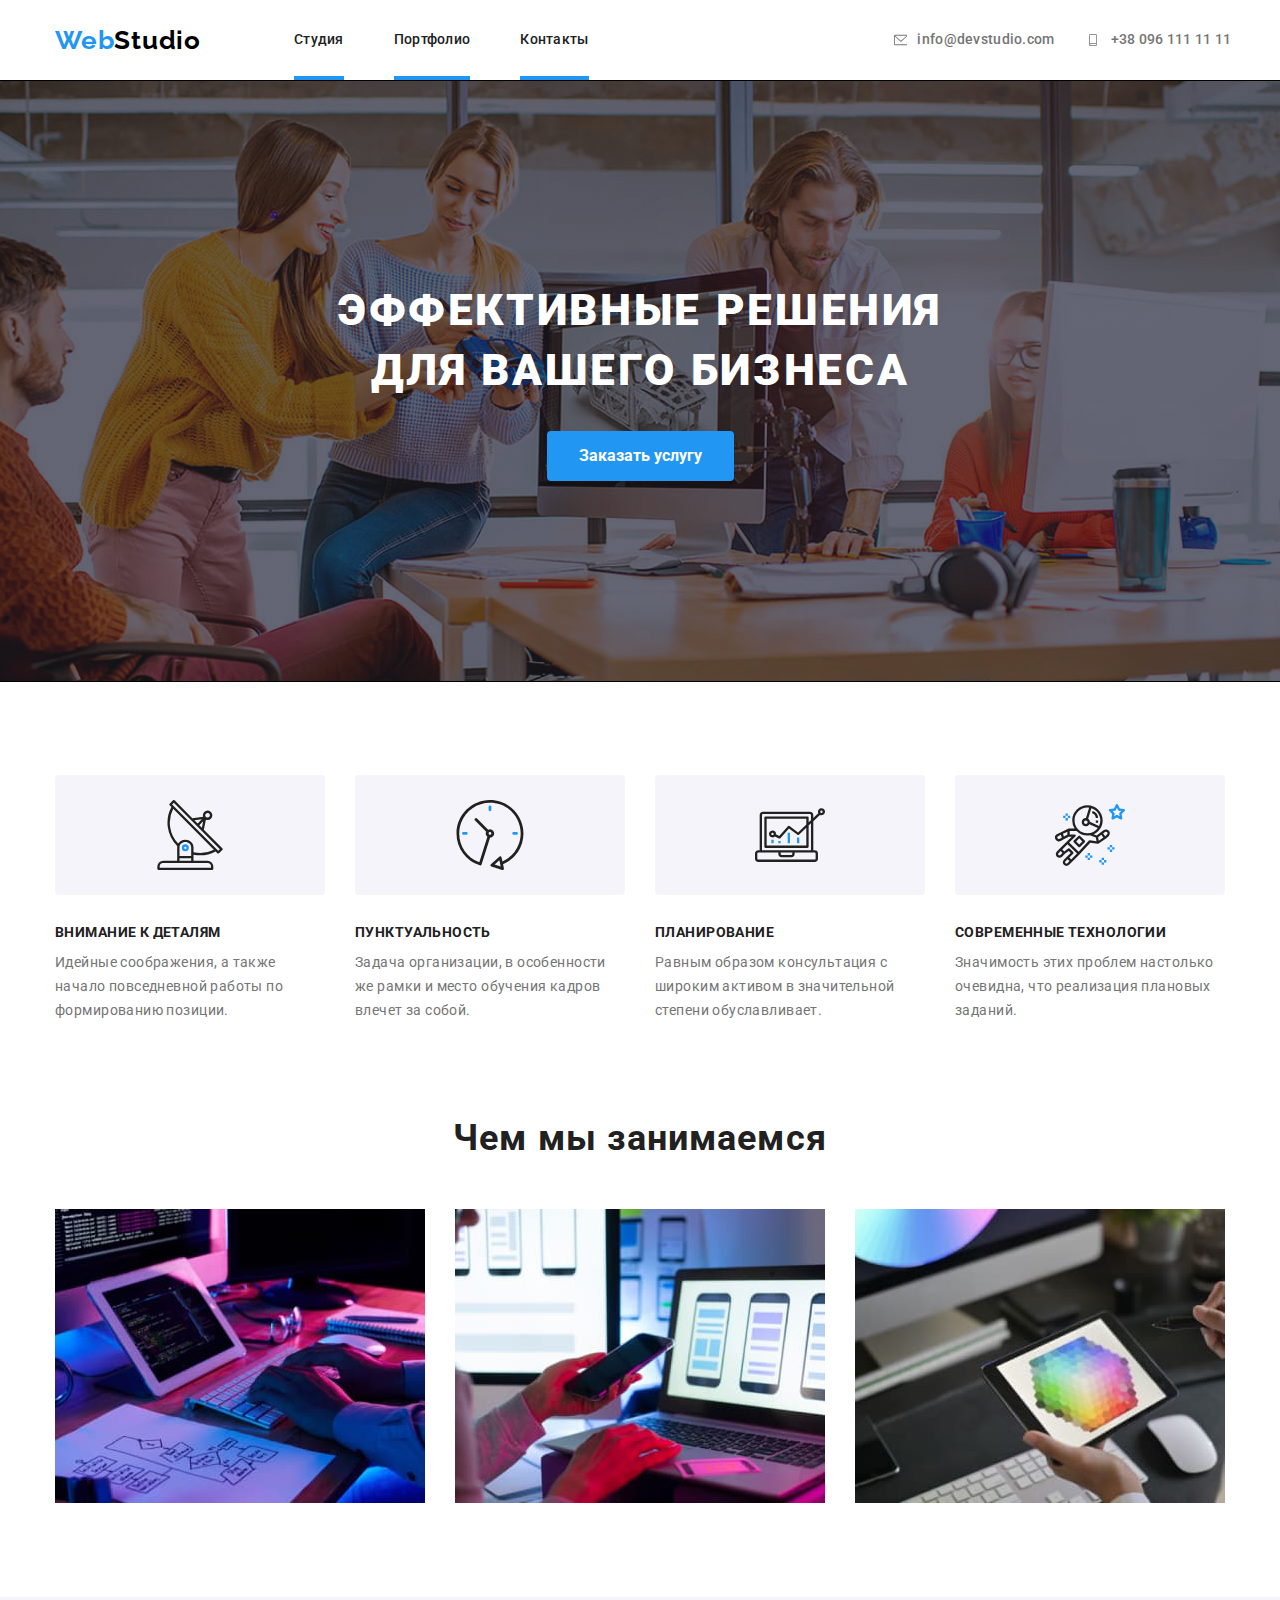
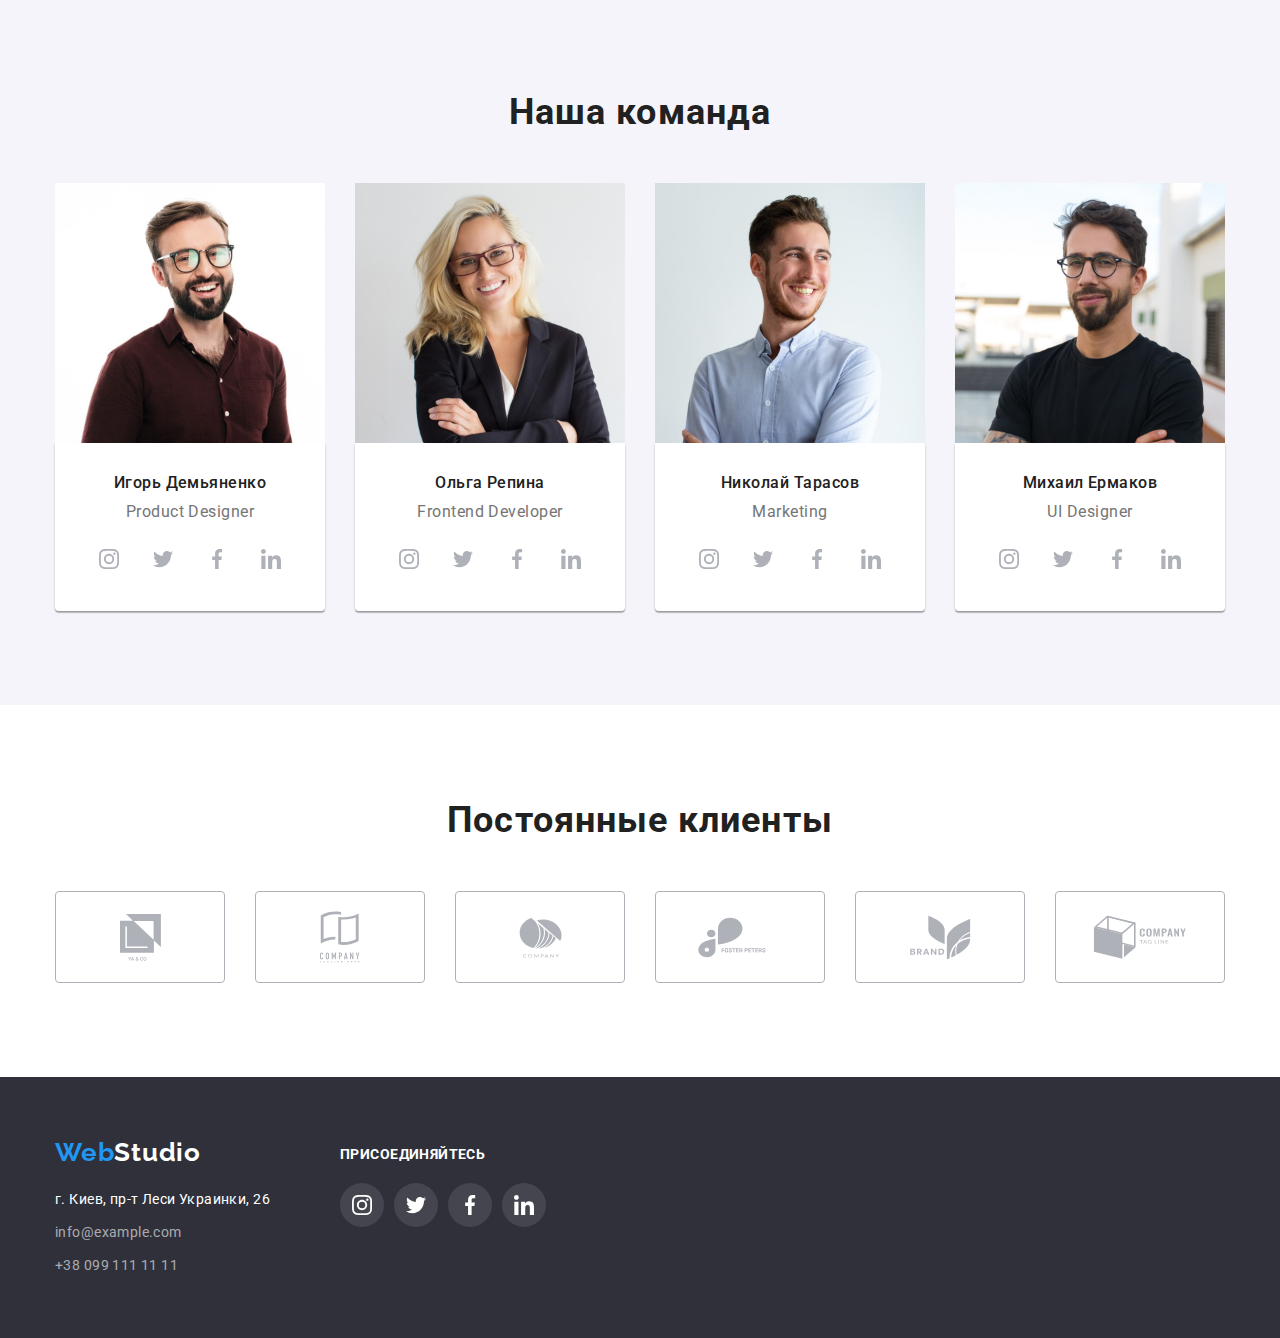
<file: index.html>
<!DOCTYPE html>
<html lang="ru">
  <head>
    <meta charset="UTF-8" />
    <meta http-equiv="X-UA-Compatible" content="IE=edge" />
    <meta name="viewport" content="width=device-width, initial-scale=1.0" />
    <title>Document</title>
    <!-- Fonts -->
   <link rel="preconnect" href="https://fonts.googleapis.com">
   <link rel="preconnect" href="https://fonts.gstatic.com" crossorigin>
   <link href="https://fonts.googleapis.com/css2?family=Raleway:wght@700&family=Roboto:wght@400;500;700;900&display=swap" rel="stylesheet">
   <!-- Normalize -->
    <link rel="stylesheet" href="https://cdnjs.cloudflare.com/ajax/libs/modern-normalize/1.1.0/modern-normalize.min.css">
    <!-- Custom styles -->
    <link rel="stylesheet" href="./css/styles.css" />
  </head>

  <body>
    <!--Header section-->
    <header class="header">
      <div class="container header-container">
      <nav class="nav-container">
        <a class="header-logo logo link" href="./index.html"><span class="logo-txt">Web</span>Studio</a>
        <ul class="header-list list">
          <li class="header-item">
            <a class="header-link current link" href="./index.html">Студия</a>
          </li>
          <li class="header-item">
            <a class="header-link link" href="./portfolio.html">Портфолио</a>
          </li>
          <li class="header-item">
            <a class="header-link link" href="">Контакты</a>
          </li>
        </ul>
      </nav>
      <address class="header-contact-list contact-list list">
        <a class="header-contact-link contact-link link mailohne-hover" href="mailto:info@devstudio.com">
          <svg class="header-contact-icon" width="16" height="12">
            <use href="./images/icons.svg#icon-mailohne-hover"></use>
          </svg>
          info@devstudio.com
        </a>
        <a class="header-contact-link contact-link link smartphone" href="tel:+380961111111">
          <svg class="header-contact-icon" width="16" height="12">
            <use href="./images/icons.svg#icon-smartphone2"></use>
          </svg>
          +38 096 111 11 11
      </a>
      </address>
      </div>
    </header>
    <main>
     <!-- Hero section -->
      <section class="hero overlay">
        <div class="hero-container container">
        <h1 class="hero-title">
          ЭФФЕКТИВНЫЕ РЕШЕНИЯ <br />
          ДЛЯ ВАШЕГО БИЗНЕСА
        </h1>
        <button type="button" class="button primary" data-modal-open>Заказать услугу</button>
        </div>
      </section>
      <!--Features section-->
      <section class="features-section section">
        <div class="features-container container">
        <h2 class="features-title">Особенности</h2>
        <ul class="features-list list">
          <li class="features-item">
            <div class="thumb">
              <svg class="thumb-icon" width="70" height="70">
                <use href="./images/icons.svg#icon-antenna"></use>
              </svg>
            </div>
            <h3 class="features-subtitle">Внимание к деталям</h3>
            <p class="features-txt">
              Идейные соображения, а также начало повседневной работы по
              формированию позиции.
            </p>
          </li>
          <li class="features-item clock">
            <div class="thumb">
              <svg class="thumb-icon" width="70" height="70">
                <use href="./images/icons.svg#icon-clock"></use>
              </svg>
            </div>
            <h3 class="features-subtitle">Пунктуальность</h3>
            <p class="features-txt">
              Задача организации, в особенности же рамки и место обучения кадров
              влечет за собой.
            </p>
          </li>
          <li class="features-item diagram">
            <div class="thumb">
              <svg class="thumb-icon" width="70" height="70">
                <use href="./images/icons.svg#icon-diagram"></use>
              </svg>
            </div>
            <h3 class="features-subtitle">Планирование</h3>
            <p class="features-txt">
              Равным образом консультация с широким активом в значительной
              степени обуславливает.
            </p>
          </li>
          <li class="features-item astronaut">
            <div class="thumb">
              <svg class="thumb-icon" width="70" height="70">
                <use href="./images/icons.svg#icon-astronaut"></use>
              </svg>
            </div>
            <h3 class="features-subtitle">Современные технологии</h3>
            <p class="features-txt">
              Значимость этих проблем настолько очевидна, что реализация
              плановых заданий.
            </p>
          </li>
        </ul>
        </div>
        </section>
        <section class="example-section">
          <div class="example-container container">
        <h2 class="example-title">Чем мы занимаемся</h2>
        <ul class="example-list list">
          <li class="example-item">
            <div class="example-thumb"><img src="./images/type.jpg" alt="набор" width="370" />
             <div class="example-actions">
              <p class="example-txt">
               Десктопные приложения
              </p>
             </div>
             </div>
          </li>
          <li class="example-item">
            <div class="example-thumb"><img src="./images/choise.jpg" alt="выбор" width="370" />
              <div class="example-actions">
                <p class="example-txt">
               Мобильные приложения
                </p>
              </div>
              </div>
          </li>
          <li class="example-item">
            <div class="example-thumb"><img src="./images/rainbow.jpg" alt="палитра" width="370" />
             <div class="example-actions">
              <p class="example-txt">
               Дизайнерские решения
              </p>
             </div>
             </div>
          </li>
        </ul>
        </div>
        </section>
      <!--Team section-->
      <section class="team section">
        <div class="container">
        <h2 class="team-title">Наша команда</h2>
        <ul class="team-list list">
          <li class="team-item">
            <img class="team-img" src="./images/maninglasses.jpg" alt="ИгорьДемьяненко"  width="270"
            />
            <div class="team-description">
            <h3 class="team-name">Игорь Демьяненко</h3>
            <p class="team-text">Product Designer</p>
            <ul class="social-links-list list">
              <li class="social-links-item instagram">
                <a class="social-links-link" href="" target="_blank" rel="noopener noreferrer" aria-label="instagram">
                  <svg class="social-links-icon" width="20" height="20">
                    <use href="./images/icons.svg#icon-instagram"></use>
                  </svg>
                </a>
              </li>
              <li class="social-links-item twitter" >
                <a class="social-links-link" href="" target="_blank" rel="noopener noreferrer" aria-label="twitter">
                  <svg class="social-links-icon" width="20" height="20">
                    <use href="./images/icons.svg#icon-twitter"></use>
                  </svg>
                </a>
              </li>
              <li class="social-links-item facebook">
                <a class="social-links-link" href="" target="_blank" rel="noopener noreferrer" aria-label="facebook">
                  <svg class="social-links-icon" width="20" height="20">
                    <use href="./images/icons.svg#icon-facebook"></use>
                  </svg>
                </a>
              </li>
              <li class="social-links-item linkedin">
                <a class="social-links-link" href="" target="_blank" rel="noopener noreferrer" aria-label="linkedin">
                  <svg class="social-links-icon" width="20" height="20">
                    <use href="./images/icons.svg#icon-linkedin"></use>
                  </svg>
                </a>
              </li>
            </ul>
            </div>
          </li>
          <li class="team-item">
            <img class="team-img" src="./images/blondywoman.jpg" alt="ОльгаРепина" width="270" />
            <div class="team-description">
            <h3 class="team-name">Ольга Репина</h3>
            <p class="team-text">Frontend Developer</p>
        <ul class="social-links-list list">
              <li class="social-links-item instagram">
                <a class="social-links-link" href="" target="_blank" rel="noopener noreferrer" aria-label="instagram">
                  <svg class="social-links-icon" width="20" height="20">
                    <use href="./images/icons.svg#icon-instagram"></use>
                  </svg>
                </a>
              </li>
              <li class="social-links-item twitter" >
                <a class="social-links-link" href="" target="_blank" rel="noopener noreferrer" aria-label="twitter">
                  <svg class="social-links-icon" width="20" height="20">
                    <use href="./images/icons.svg#icon-twitter"></use>
                  </svg>
                </a>
              </li>
              <li class="social-links-item facebook">
                <a class="social-links-link" href="" target="_blank" rel="noopener noreferrer" aria-label="facebook">
                  <svg class="social-links-icon" width="20" height="20">
                    <use href="./images/icons.svg#icon-facebook"></use>
                  </svg>
                </a>
              </li>
              <li class="social-links-item linkedin">
                <a class="social-links-link" href="" target="_blank" rel="noopener noreferrer" aria-label="linkedin">
                  <svg class="social-links-icon" width="20" height="20">
                    <use href="./images/icons.svg#icon-linkedin"></use>
                  </svg>
                </a>
              </li>
            </ul>
            </div>
          </li>
          <li class="team-item">
            <img class="team-img" src="./images/mykolka.jpg" alt="НиколайТарасов" width="270" />
            <div class="team-description">
            <h3 class="team-name">Николай Тарасов</h3>
            <p class="team-text">Marketing</p>
            <ul class="social-links-list list">
              <li class="social-links-item instagram">
                <a class="social-links-link" href="" target="_blank" rel="noopener noreferrer" aria-label="instagram">
                  <svg class="social-links-icon" width="20" height="20">
                    <use href="./images/icons.svg#icon-instagram"></use>
                  </svg>
                </a>
              </li>
              <li class="social-links-item twitter" >
                <a class="social-links-link" href="" target="_blank" rel="noopener noreferrer" aria-label="twitter">
                  <svg class="social-links-icon" width="20" height="20">
                    <use href="./images/icons.svg#icon-twitter"></use>
                  </svg>
                </a>
              </li>
              <li class="social-links-item facebook">
                <a class="social-links-link" href="" target="_blank" rel="noopener noreferrer" aria-label="facebook">
                  <svg class="social-links-icon" width="20" height="20">
                    <use href="./images/icons.svg#icon-facebook"></use>
                  </svg>
                </a>
              </li>
              <li class="social-links-item linkedin">
                <a class="social-links-link" href="" target="_blank" rel="noopener noreferrer" aria-label="linkedin">
                  <svg class="social-links-icon" width="20" height="20">
                    <use href="./images/icons.svg#icon-linkedin"></use>
                  </svg>
                </a>
              </li>
            </ul>
            </div>
          </li>
          <li class="team-item">
            <img class="team-img" src="./images/mihailo.jpg" alt="МихаилЕрмаков" width="270" />
            <div class="team-description">
            <h3 class="team-name">Михаил Ермаков</h3>
            <p class="team-text">UI Designer</p>
           <ul class="social-links-list list">
              <li class="social-links-item instagram">
                <a class="social-links-link" href="" target="_blank" rel="noopener noreferrer" aria-label="instagram">
                  <svg class="social-links-icon" width="20" height="20">
                    <use href="./images/icons.svg#icon-instagram"></use>
                  </svg>
                </a>
              </li>
              <li class="social-links-item twitter" >
                <a class="social-links-link" href="" target="_blank" rel="noopener noreferrer" aria-label="twitter">
                  <svg class="social-links-icon" width="20" height="20">
                    <use href="./images/icons.svg#icon-twitter"></use>
                  </svg>
                </a>
              </li>
              <li class="social-links-item facebook">
                <a class="social-links-link" href="" target="_blank" rel="noopener noreferrer" aria-label="facebook">
                  <svg class="social-links-icon" width="20" height="20">
                    <use href="./images/icons.svg#icon-facebook"></use>
                  </svg>
                </a>
              </li>
              <li class="social-links-item linkedin">
                <a class="social-links-link" href="" target="_blank" rel="noopener noreferrer" aria-label="linkedin">
                  <svg class="social-links-icon" width="20" height="20">
                    <use href="./images/icons.svg#icon-linkedin"></use>
                  </svg>
                </a>
              </li>
            </ul>
            </div>
          </li>
        </ul>
        </div>
      </section>
      <section class="customers">
        <div class="container">
          <h2 class="customers-title">Постоянные клиенты</h2>
          <ul class="customers-list list">
            <li class="customers-item ya">
              <a class="customers-link" href="" target="_blank" rel="noopener noreferrer" aria-label="ya-co">
                <svg class="customers-icon"  width="41" height="47">
                  <use href="./images/icons.svg#icon-ya"></use>
                </svg>
              </a>
            </li>
            <li class="customers-item company">
              <a class="customers-link" href="" target="_blank" rel="noopener noreferrer" aria-label="tagline-here">
                <svg class="customers-icon" width="40" height="52">
                  <use href="./images/icons.svg#icon-company"></use>
                </svg>
              </a>
            </li>
            <li class="customers-item company-circle">
              <a class="customers-link" href="" target="_blank" rel="noopener noreferrer" aria-label="company">
                <svg class="customers-icon" width="43" height="41">
                  <use href="./images/icons.svg#icon-company-circle"></use>
                </svg>
              </a>
            </li>
            <li class="customers-item foster-peters">
              <a class="customers-link" href="" target="_blank" rel="noopener noreferrer" aria-label="foster-peters">
                <svg class="customers-icon" width="84" height="41">
                  <use href="./images/icons.svg#icon-foster-peters"></use>
                </svg>
              </a>
            </li>
            <li class="customers-item brand">
              <a class="customers-link" href="" target="_blank" rel="noopener noreferrer" aria-label="brand">
                <svg class="customers-icon" width="63" height="45">
                  <use href="./images/icons.svg#icon-brand"></use>
                </svg>
              </a>
            </li>
            <li class="customers-item tag-line">
              <a class="customers-link" href="" target="_blank" rel="noopener noreferrer" aria-label="tag-line">
                <svg class="customers-icon" width="94" height="44">
                  <use href="./images/icons.svg#icon-tag-line"></use>
                </svg>
              </a>
            </li>
          </ul>
        </div>
      </section>
       <div class="backdrop is-hidden" data-modal>
        <div class="modal">
          <button data-close-modal>Закрыть</button>
        </div>
      </div>
    </main>
    <!-- Footer section -->
    <footer class="footer">
      <div class="container">
         <div class="column-list list">
          <div class="column-item"> 
        
      <a href="" class="logo"><span class="logo-txt">Web</span>Studio</a>
        
      <ul class="address-list list">
        <li>
          <address class="address">
            <a class="address-link link" href="" target="_blank" rel="noopener noreferrer">г. Киев, пр-т Леси Украинки, 26</a>
          </address>
        </li>
        <li>
          <address class="contact-list list">
            <a class="footer-contact-link contact-link link" href="mailto:info@example.com">info@example.com</a>
            <a class="footer-contact-link contact-link link" href="tel:+380991111111">+38 099 111 11 11</a>
          </address>
        </li>
      </ul>
      </div>
      <!-- Subscribe  -->
      <div class="column-item">
      <h2 class="subscribe-title">Присоединяйтесь</h2>
     <ul class="subscribe-list list">
              <li class="subscribe-item instagram">
                <a class="subscribe-link" href="" target="_blank" rel="noopener noreferrer" aria-label="instagram">
                  <svg width="20" height="20">
                    <use href="./images/icons.svg#icon-instagram"></use>
                  </svg>
                </a>
              </li>
              <li class="subscribe-item twitter" >
                <a class="subscribe-link" href="" target="_blank" rel="noopener noreferrer" aria-label="twitter">
                  <svg width="20" height="20">
                    <use href="./images/icons.svg#icon-twitter"></use>
                  </svg>
                </a>
              </li>
              <li class="subscribe-item facebook">
                <a class="subscribe-link" href="" target="_blank" rel="noopener noreferrer" aria-label="facebook">
                  <svg width="20" height="20">
                    <use href="./images/icons.svg#icon-facebook"></use>
                  </svg>
                </a>
              </li>
              <li class="subscribe-item linkedin">
                <a class="subscribe-link" href="" target="_blank" rel="noopener noreferrer" aria-label="linkedin">
                  <svg width="20" height="20">
                    <use href="./images/icons.svg#icon-linkedin"></use>
                  </svg>
                </a>
              </li>
            </ul>
      </div>
      </div>
      </div>
    </footer>
   <script src="./js/modal.js"></script>
  </body>
</html>
</file>
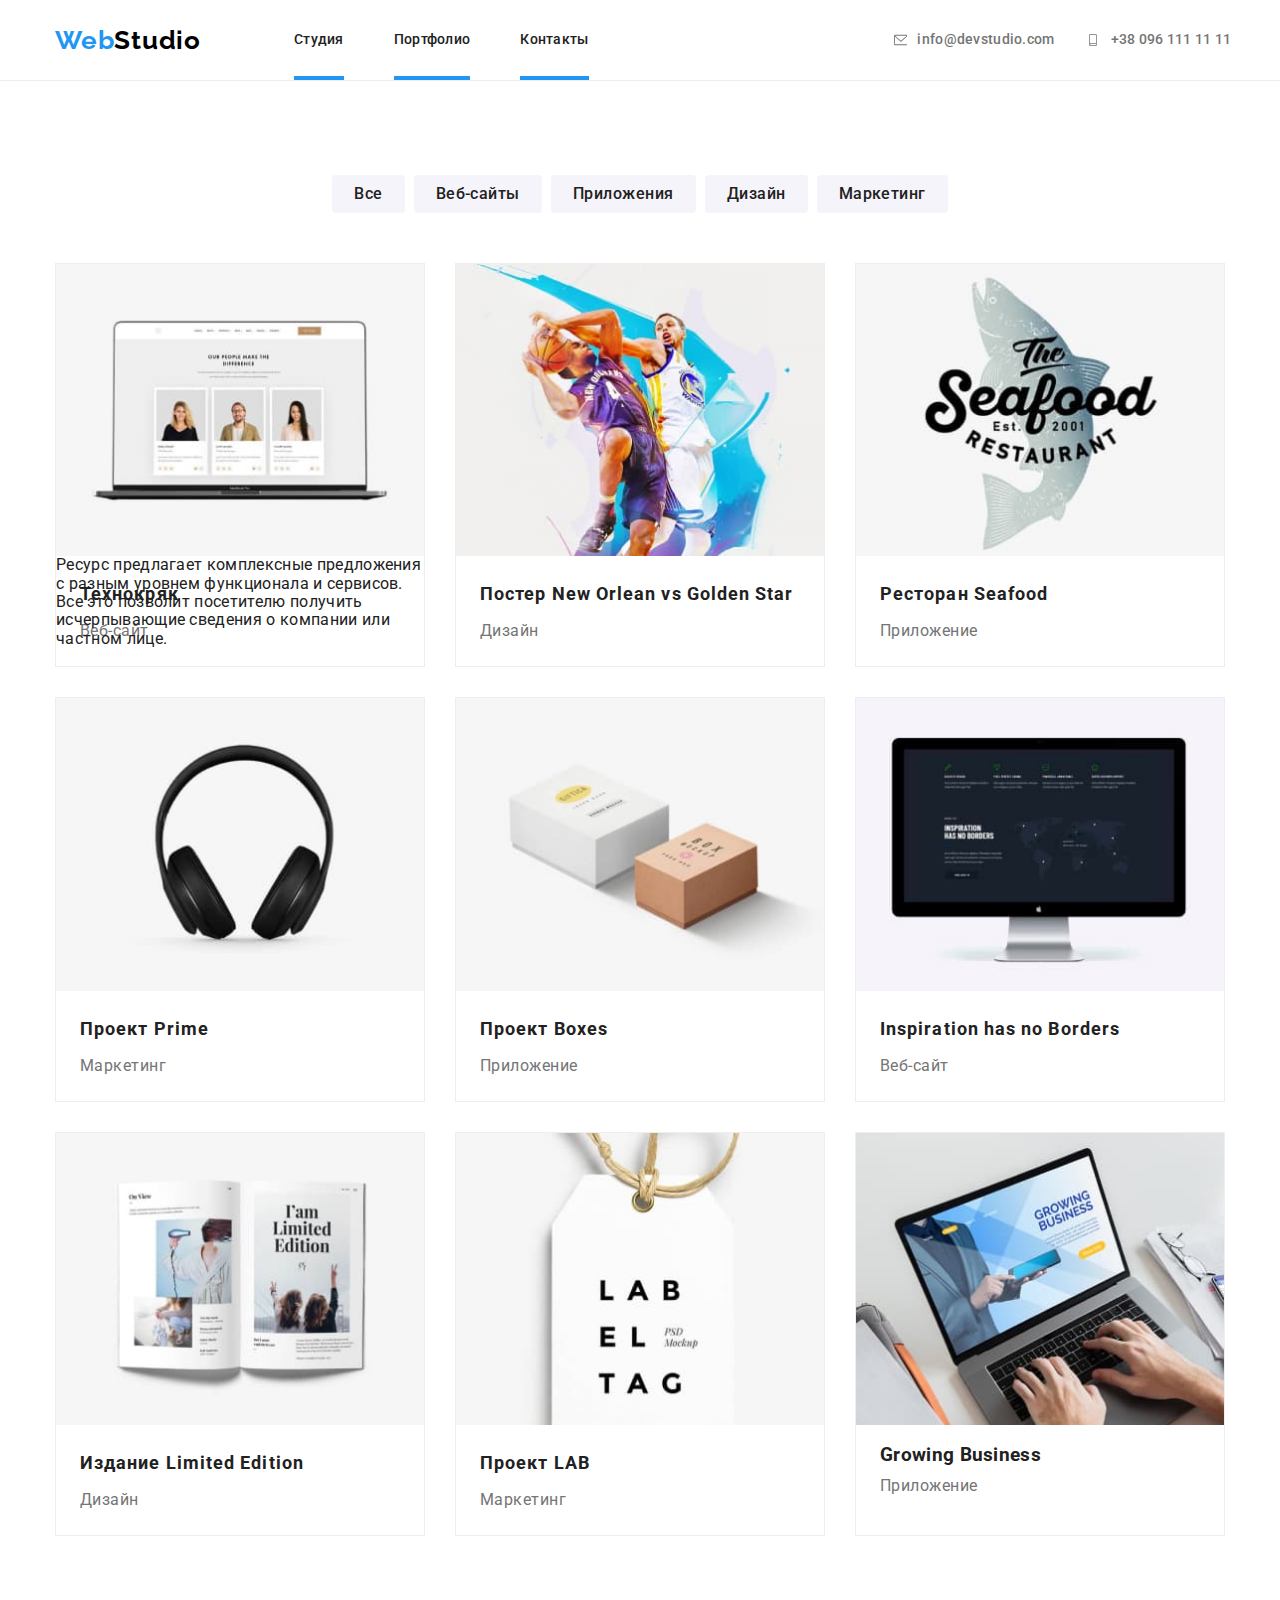
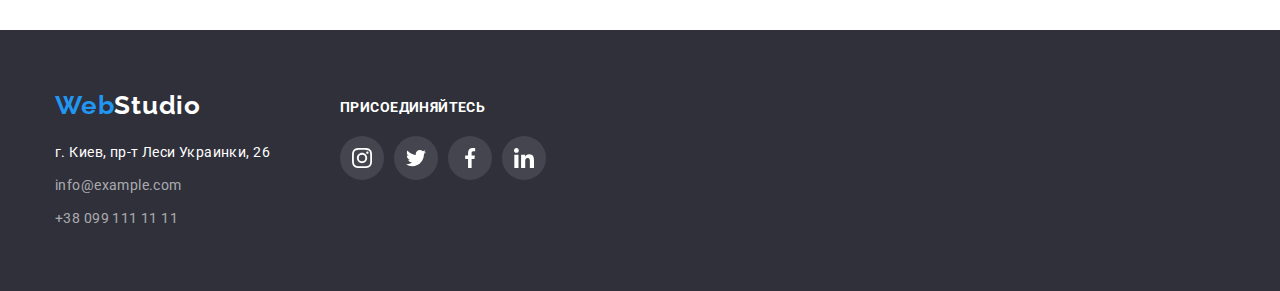
<file: portfolio.html>
<!DOCTYPE html>
<html lang="ru">
<head>
    <meta charset="UTF-8">
    <meta http-equiv="X-UA-Compatible" content="IE=edge">
    <meta name="viewport" content="width=device-width, initial-scale=1.0">
    <title>Document</title>
    <link href="https://fonts.googleapis.com/css2?family=Raleway:wght@700&family=Roboto:wght@400;500;700;900&display=swap"
        rel="stylesheet">
    <link rel="stylesheet" href="https://cdnjs.cloudflare.com/ajax/libs/modern-normalize/1.1.0/modern-normalize.min.css">
    <link rel="stylesheet" href="./css/styles.css" />
</head>
<body>
    <!--Header section-->
    <header class="header">
        <div class="header-container container">
        <nav class="nav-container">
        <a class="header-logo logo link" href="./index.html"><span class="logo-txt">Web</span>Studio</a>
        <ul class="header-list list">
            <li class="header-item">
                <a class="header-link link" href="./index.html">Студия</a>
            </li>
            <li class="header-item">
                <a class="header-link current link" href="./portfolio.html">Портфолио</a>
            </li>
            <li class="header-item">
                <a class="header-link link" href="">Контакты</a>
            </li>
        </ul>
        </nav>
        <address class="header-contact-list contact-list list">
        <a class="header-contact-link contact-link link mail" href="mailto:info@devstudio.com">
            <svg class="header-contact-icon" width="16" height="12">
            <use href="./images/icons.svg#icon-mailohne-hover"></use>
          </svg>
            info@devstudio.com
        </a>
        <a class="header-contact-link contact-link link smartphone" href="tel:+380961111111">
             <svg class="header-contact-icon" width="16" height="12">
            <use href="./images/icons.svg#icon-smartphone2"></use>
          </svg>
            +38 096 111 11 11</a>
        </address>
        </div>
    </header>
    <main>
        <!-- Filters section -->
    <section class="filters section">
        <div class="container">
        <h1 class="filters-title">Фильтры</h1>
        <ul class="button-list list">
            <li class="button-item"><button type="button" class="filters-button button secondary">Все</button></li>
            <li class="button-item"><button type="button" class="filters-button button secondary">Веб-сайты</button></li>
            <li class="button-item"><button type="button" class="filters-button button secondary">Приложения</button></li>
            <li class="button-item"><button type="button" class="filters-button button secondary">Дизайн</button></li>
            <li class="button-item"><button type="button" class="filters-button button secondary">Маркетинг</button></li>
        </ul>
        <ul class="projects-list list">
            <li class="projects-item">
                <div class="projects-thumb"><img class="projects-img" src="./images/laptopexample.jpg" alt="Макет" width="370">
                    <div class="projects-actions">
                        <p>
                            Ресурс предлагает комплексные предложения с разным уровнем функционала и сервисов. Все это позволит посетителю получить исчерпывающие сведения о компании или частном лице.
                        </p>
                    </div>
                </div>
                <div class="projects-description">
                <h3 class="projects-title title">Технокряк</h3>
                <p class="projects-txt">Веб-сайт</p>
                </div>
            </li>
            <li class="projects-item">
                <img class="projects-img" src="./images/poster.jpg" alt="Постер" width="370">
                <div class="projects-description">
                <h3 class="projects-title title">Постер New Orlean vs Golden Star</h3>
                <p class="projects-txt">Дизайн</p>
                </div>
            </li>
            <li class="projects-item">
                <img class="projects-img" src="./images/restaurantseafood.jpg" alt="Реклама ресторана" width="370">
                <div class="projects-description">
                <h3 class="projects-title title">Ресторан Seafood</h3>
                <p class="projects-txt">Приложение</p>
                </div>

            </li>
            <li class="projects-item">
                <img class="projects-img" src="./images/projectprime.jpg" alt="Наушники" width="370">
                <div class="projects-description">
                <h3 class="projects-title title">Проект Prime</h3>
                <p class="projects-txt">Маркетинг</p>
            </div>
            </li>
            <li class="projects-item">
                <img class="projects-img" src="./images/projectboxes.jpg" alt="Коробки" width="370">
                <div class="projects-description">
                <h3 class="projects-title title">Проект Boxes</h3>
                <p class="projects-txt">Приложение</p>
            </div>
            </li>
            <li class="projects-item">
                <img class="projects-img" src="./images/inspiration.jpg" alt="Экран с макетом" width="370">
                <div class="projects-description">
                <h3 class="projects-title title">Inspiration has no Borders</h3>
                <p class="projects-txt">Веб-сайт</p>
                </div>
            </li>
            <li class="projects-item">
                <img class="projects-img" src="./images/limitededitionofyourself.jpg" alt="Книга" width="370">
                <div class="projects-description">
                <h3 class="projects-title title">Издание Limited Edition</h3>
                <p class="projects-txt">Дизайн</p>
                </div>
            </li>
            <li class="projects-item">
                <img class="projects-img" src="./images/labproject.jpg" alt="Бирка">
                <div class="projects-description">
                <h3 class="projects-title title">Проект LAB</h3>
                <p class="projects-txt">Маркетинг</p>
                </div>
            </li>
            <li class="projects-item">
                <img class="projects-img" src="./images/growingbusiness.jpg" alt="Ноутбук с макетом для бизнеса" width="370">
                <div class="projects-description">
                <h3 class="projects-title">Growing Business</h3>
                <p class="projects-txt">Приложение</p>
                </div>
            </li>
        </ul>
        </div>
    </section>
    </main>
    <!-- Footer section-->
    <footer class="footer">
        <div class="container">
            <div class="column-list list">
             <div class="column-item">    
        <a class="logo" href=""><span class="logo-txt">Web</span>Studio</a>
        <ul class="address-list list">
            <li>
                <address class="address">
                    <a class="address-link link" href="" target="_blank" rel="noopener noreferrer">г. Киев, пр-т Леси Украинки,
                        26</a>
                </address>
            </li>
            <li>
                <address class="contact-list list">
                    <a class="footer-contact-link contact-link link" href="mailto:info@example.com">info@example.com</a>
                    <a class="footer-contact-link contact-link link" href="tel:+380991111111">+38 099 111 11 11</a>
                </address>
            </li>
        </ul>
        </div>
         <!-- Subscribe  -->
      <div class="column-item">
      <h2 class="subscribe-title">Присоединяйтесь</h2>
      <ul class="subscribe-list list">
              <li class="subscribe-item instagram">
                <a class="subscribe-link" href="" target="_blank" rel="noopener noreferrer" aria-label="instagram">
                  <svg width="20" height="20">
                    <use href="./images/icons.svg#icon-instagram"></use>
                  </svg>
                </a>
              </li>
              <li class="subscribe-item twitter" >
                <a class="subscribe-link" href="" target="_blank" rel="noopener noreferrer" aria-label="twitter">
                  <svg width="20" height="20">
                    <use href="./images/icons.svg#icon-twitter"></use>
                  </svg>
                </a>
              </li>
              <li class="subscribe-item facebook">
                <a class="subscribe-link" href="" target="_blank" rel="noopener noreferrer" aria-label="facebook">
                  <svg width="20" height="20">
                    <use href="./images/icons.svg#icon-facebook"></use>
                  </svg>
                </a>
              </li>
              <li class="subscribe-item linkedin">
                <a class="subscribe-link" href="" target="_blank" rel="noopener noreferrer" aria-label="linkedin">
                  <svg width="20" height="20">
                    <use href="./images/icons.svg#icon-linkedin"></use>
                  </svg>
                </a>
              </li>
            </ul>
      </div>
      </div>
     </div>
    </footer>
</body>
</html>
</file>
<file: css/styles.css>
:root {

    /* Fonts */
    --main-font: "Roboto", sans-serif;
    --secondary-font: "Raleway", sans-serif;
    /* Colors */
    --primary-text-color: #757575;
    --title-text-color: #212121;
    --accent-color: #2196F3;
    --primary-bg-color: #fff;
    --logo-color: #000000;
    --hero-bg-color: #C4C4C4;
    --footer-bg-color:#2F303A;
    --btn-color: #F5F4FA;
    --footer-contact-color: rgba(255, 255, 255, 0.6);
    --header-border: #ECECEC;
    --projects-border: #EEEEEE;
    --button-bg-color: #2196F3;;
    --button-bg-hover: #188CE8;
    --rectangle-color: #F5F4FA;
    /* Others */
    --items: 1;
    --indent: 30px;
    
}

/* * {
    outline: 2px solid tomato;
} */

/* Base styles */

body {
    font-family: var(--main-font);
    background-color: var(--primary-bg-color);
    color: var(--title-text-color);
    letter-spacing: 0.02em;
}

img {
    display: block;
    max-width: 100%;
    height: auto;
}

h1,
h2,
h3,
h4,
h5,
h6,
p {
    font-family: var(--main-font), sans-serif;
    margin: 0;
}

.container {
    width: 1200px;
    padding-left: 15px;
    padding-right: 15px;
    margin-left: auto;
    margin-right: auto;
   
}

.list {
    padding: 0px;
    margin: 0px;
    list-style: none;
}

.link {
    text-decoration: none;
}

/* Header section */

.header-container {
    display: flex;
    align-items: center;
}

.header {
    background-color: var(--primary-bg-color);
    border-bottom: 1px solid var(--header-border);
    
}


.nav-container {
    display: flex;
    align-items: center;
}

.logo {
    display: flex;
    align-items: center;
    color: var(--logo-color);
    font-family: var(--secondary-font), sans-serif;
    font-weight: 700;
    font-size: 26px;
    line-height: 1.19;
    letter-spacing: 0.03em;
    text-decoration: none;
}

.header-logo {
    margin-right: 93px;
}

.logo-txt {
    color: var(--accent-color);
}

.header-list {
    display: flex;
    margin-right: 305px;
    font-weight: 500;
    font-size: 14px;
    line-height: 1.14;
}


.header-item:not(:last-child) {
    margin-right: 50px;
}

.header-link {
    display: block;
    color: var(--title-text-color);
    font-weight: 500;
    font-size: 14px;
    line-height: 1.14;
    letter-spacing: 0.02em;
    padding-top: 32px;
    padding-bottom: 32px;

    transition: color 250ms cubic-bezier(0.4, 0, 0.2, 1);
    position: relative;
}

.header-link::after {
    content: "";
    position: absolute;
    left: 0;
    bottom: 0;
    display: block;
    width: 100%;
    height: 4px;
    background-color: var(--accent-color);
}
.header-link:hover,
.header-link:focus {
    color: var(--accent-color);
}

.header-contact-link {
    fill:var(--primary-text-color);
    transition: fill 250ms cubic-bezier(0.4, 0, 0.2, 1),
    color 250ms cubic-bezier(0.4, 0, 0.2, 1);
}

.header-contact-link:hover,
.header-contact-link:focus {
    color: var(--accent-color);
    fill: var(--accent-color);
} 

 .header-contact-link.current {
    color: var(--accent-color);
}


.header-contact-list {
    display: flex;
    gap: 30px;;
    align-items: center;
 /* justify-content: center; */
 /* align-items: baseline; */
}

.header-contact-icon {
    display: inline-block;
}

.header-contact-link {
    color: var(--primary-text-color);
    font-family: var(--main-font);
    font-style: normal;
    font-weight: 500;
    font-size: 14px;
    line-height: 1.14;
    letter-spacing: 0.02em;
    width: 161px;
    height: 16px;
    display: flex;
    gap: 10px;
    align-items: center;
}
.header-contact-link:last-child {
    min-width: 142px;

}
   

.contact-link:last-child {
    margin-right: 0;
}


/* Hero section */

.hero { 
    padding-top: 200px;
    padding-bottom: 200px;

}

.overlay {
    height: 600px;
    outline: 1px solid black;
    max-width: 1600px;
    margin-left: auto;
    margin-right: auto;
    background-color: var(--hero-bg-color);
    background-image: linear-gradient(to right,
    rgba(47, 48, 58, 0.4),
    rgba(47, 48, 58, 0.4)),
     url(../images/logo-background.jpg);
    background-repeat: no-repeat;
    background-position: center;
    background-size: cover;
}


.hero-title {
    margin-top: 0px;
    margin-bottom: 30px;
    color: var(--primary-bg-color);
    text-align: center;
    font-weight: 900;
    font-size: 44px;
    line-height: 1.36;
    letter-spacing: 0.06em;
    text-transform: uppercase;

}


/* Features */

.features-section {
    padding-top: 94px;
    padding-bottom: 94px;
}

.features-list {
    display: flex;
    margin-bottom: 0;
}

/* .features-item::before {
    display: block;
    width: 270px;
    content: "";
    height: 120px;
    background-color: var(--rectangle-color);
    margin-bottom: 30px;
    background-repeat: no-repeat;
    background-position: center;
} */


.thumb {
    display: flex;
    justify-content: center;
    align-items: center;
    background-color: var(--rectangle-color);
    background-repeat: no-repeat;
    background-position: center;
    padding: 0;
    border: none;
    width: 270px;
    height: 120px;
    color: var(--logo-color);
    margin-bottom: 30px;
    background: #F5F4FA;
    border-radius: 4px;
}

.features-item:not(:last-child) {
    margin-right: 30px;
}

.features-item:last-child {
    padding-left: 0;
}

.features-title {
    position: absolute;
    width: 1px;
    height: 1px;
    margin: -1px;
    border: 0;
    padding: 0;

    white-space: nowrap;
    clip-path: inset(100%);
    clip: rect(0 0 0 0);
    overflow: hidden;
    }


.features-subtitle {
    color: var(--title-text-color);
    font-weight: 700;
    font-size: 14px;
    line-height: 1.14;
    letter-spacing: 0.03em;
    text-transform: uppercase;
    margin-bottom: 10px;
}

.features-txt {
    color: var(--primary-text-color);
    font-weight: 400;
    font-size: 14px;
    line-height: 1.71;
    letter-spacing: 0.03em;
 

}

.example-section {
    padding-bottom: 94px;
}

.example-list {
    display: flex;

}

.example-item:not(:last-child) {
    margin-right: 30px;

}

.example-thumb {
    position: relative;
    display: flex;
    align-items: flex-end;   
    justify-content: center; 
}

.example-thumb::before {
    content: "";
    display: inline-block;
    position: absolute;
    width: 100%;
    height: 70px;
    background-color: rgba(47, 48, 58, 0.8);
    opacity: 0;
    transition: opacity 250ms cubic-bezier(0.4, 0, 0.2, 1);

}

.example-thumb:hover::before,
.example-thumb:hover .example-actions {
  opacity: 1;
}
.example-actions {
    position: absolute;
    /* bottom: 0; */
    opacity: 0;
    transition: opacity 250ms cubic-bezier(0.4, 0, 0.2, 1);
}

.example-txt {
    font-family: var(--main-font);
    font-style: normal;
    font-weight: 700;
    font-size: 14px;
    line-height: 1.14;
    text-align: center;
    letter-spacing: 0.03em;
    text-transform: uppercase;
    padding-top: 27px;
    padding-bottom: 27px;
    /* background-color:rgba(47, 48, 58, 0.8); */
    min-width: 370px;
    color: var(--primary-bg-color);


}
/* Team */
.team {
    background-color: var(--btn-color);
    padding-top: 94px;
    padding-bottom: 94px;
}
.team .section {
    padding-bottom: 0px;
}


.example-title,
.team-title,
.customers-title  {
    color: var(--title-text-color);
    font-weight: 700;
    font-size: 36px;
    line-height: 1.17;
    text-align: center;
    letter-spacing: 0.03em;
    margin-bottom: 50px;
}

.team-title {
    background-color: var(--btn-color);
}
.team-list {
    display: flex;
    flex-wrap: nowrap;
    gap: var(--indent);
    --items: 4;
    --indent: 30px;
    
}

.team-item {
    background-color: var(--primary-bg-color);
    flex-basis: calc((100% - var(--indent) * (var(--items) - 1)) / var(--items));
}


.team-description {
    padding-top: 30px;
    padding-bottom: 30px;
    background: #FFFFFF;
    box-shadow: 0px 1px 3px rgba(0, 0, 0, 0.12), 0px 1px 1px rgba(0, 0, 0, 0.14), 0px 2px 1px rgba(0, 0, 0, 0.2);
    border-radius: 0px 0px 4px 4px;
}
.team-name {
    color: var(--title-text-color);
    font-weight: 500;
    font-size: 16px;
    line-height: 1.19;
    text-align: center;
    letter-spacing: 0.03em;
    margin-bottom: 10px;

}

.team-text {
    color: var(--primary-text-color);
    font-weight: 400;
    font-size: 16px;
    line-height: 1.19;
    text-align: center;
    letter-spacing: 0.03em;
    margin-bottom: 16px;
}

.social-links-list {
    display: flex;
    flex-direction: row;
    gap: 10px;
   justify-content: center;
}
.social-links-item {
    width: 44px;
    height: 44px;
}

.social-links-link:hover,
.social-links-link:focus {
    background-color:var(--accent-color);
    fill: var(--primary-bg-color);
}


.social-links-link {
    fill: #AFB1B8;
    background-repeat: no-repeat;
    background-position: center;
    background-color: #fff;
    border-radius: 50%;
    padding: 12px 12px;
    border-radius: 50%;
    display: flex;
    justify-content: center;
    text-align: center;
    transition: background-color 250ms cubic-bezier(0.4, 0, 0.2, 1),
    fill 250ms cubic-bezier(0.4, 0, 0.2, 1);
    }



/* Customers section */

.customers {
    padding-top: 94px;
    padding-bottom: 94px;
}
.customers-list {
    display: flex;
    flex-direction: row;
    gap: 30px;
    justify-content: center;
    
}


.customers-link:hover,
.customers-link:focus {
    border-color: var(--accent-color);
    fill: var(--accent-color);
}



.customers-link {
    fill: #AFB1B8;
    align-items: center;
    height: 47px;
    background-color: #FFFFFF;
    border: 1px solid #AFB1B8;
    border-radius: 4px;
    background-repeat: no-repeat;
    background-position: center;
    display: flex;
    justify-content: center;
    width: 170px;
    height: 92px;
    text-align: center;
    transition: border-color 250ms cubic-bezier(0.4, 0, 0.2, 1),
    fill 250ms cubic-bezier(0.4, 0, 0.2, 1);
    
   
}

/* Button */

.button {
    display: inline-block;
    background-color: var(--btn-color);
    color: var(--title-text-color);
    cursor: pointer;
    border-radius: 4px;
    text-align: center;
}

.button.primary {
    background-color: var(--button-bg-color);
    color: var(--primary-bg-color);
    font-family: var(--main-font);
    font-style: normal;
    font-weight: 700;
    font-size: 16px;
    line-height: 1.88;
    display: flex;
    align-items: center;
    padding: 10px 32px;
    margin-left: auto;
    margin-right: auto;
    box-shadow: 0px 4px 4px rgba(0, 0, 0, 0.15);
    border-radius: 4px;
    border: none;
    transition: background-color 250ms cubic-bezier(0.4, 0, 0.2, 1);
}

.button.secondary {
    background-color: var(--btn-color);
    color: var(--title-text-color);
    font-family: var(--main-font);
    font-style: normal;
    font-weight: 500;
    font-size: 16px;
    line-height: 1.62;
    letter-spacing: 0.03em;
    padding-top: 6px;
    padding-bottom: 6px;
    padding-left: 22px;
    padding-right: 22px;
    border-radius: 4px;
    border: none;
    transition: background-color 250ms cubic-bezier(0.4, 0, 0.2, 1),
    color 250ms cubic-bezier(0.4, 0, 0.2, 1);

}


.button-list {
    display: flex;
    justify-content: center;
    background-color: var(--primary-bg-color);
    margin-bottom: 50px;
}

.button.secondary:hover,
.button.secondary:focus {
    background-color: var(--accent-color);
    color: var(--primary-bg-color);
    box-shadow: 0px 3px 1px rgba(0, 0, 0, 0.1), 0px 1px 2px rgba(0, 0, 0, 0.08), 0px 2px 2px rgba(0, 0, 0, 0.12);
    border-radius: 4px;
    
}

.button.primary:hover,
.button.primary:focus {
    background-color: var(--button-bg-hover);
    color: var(--btn-color);
}

/* Filters */

.filters {
    background-color: var(--primary-bg-color);
    padding-top: 94px;
    padding-bottom: 94px;
}

.filters-title {
    position: absolute;
    width: 1px;
    height: 1px;
    margin: -1px;
    border: 0;
    padding: 0;
    
    white-space: nowrap;
    clip-path: inset(100%);
    clip: rect(0 0 0 0);
    overflow: hidden;
    }

.button-item:not(:last-child) {
    margin-right: 9px;
}

/* Projects */

.projects-img {
    display: block;
    max-width: 100%;
    height: auto;
}



.projects-title {
    margin-bottom: 4px;
    min-width: 322;
}

.projects-list .title {
    color: var(--title-text-color);
    font-weight: 700;
    font-size: 18px;
    line-height: 2;
    letter-spacing: 0.06em;
}
.projects {
    display: flex;
    flex-wrap: wrap;
    gap: var(--indent);
}
.projects-item {
    flex-basis: calc((100% - var(--indent) * (var(--items) - 1)) / var(--items));
    border: 1px solid var(--projects-border); 
    transition: border 250ms cubic-bezier(0.4, 0, 0.2, 1),
    box-shadow 250ms cubic-bezier(0.4, 0, 0.2, 1);
}

.projects-item:hover {
    border: 1px solid #EEEEEE;
    box-shadow: 0px 1px 1px rgba(0, 0, 0, 0.12), 0px 4px 4px rgba(0, 0, 0, 0.06), 1px 4px 6px rgba(0, 0, 0, 0.16);
}

.projects-list {
    --indent: 30px;
    --items: 3;
    display: flex;
    flex-wrap: wrap;
    gap: var(--indent);
}

.projects-thumb {
    position: relative;
    top: 50;
    left: 50;
}
.projects-actions {
    position: absolute;
}
.projects-description {
padding-top: 20px;
padding-bottom: 20px;
padding-left: 24px;
padding-right: 24px;
}
.projects-txt {
    color: var(--primary-text-color);
    font-weight: 400;
    font-size: 16px;
    line-height: 1.88;
    letter-spacing: 0.03em;
}

.backdrop {
    position: fixed;
    top: 0;
    bottom: 0;
    width: 100%;
    height: 100%;
    background-color:rgba(0, 0, 0, 0.2);
}

.backdrop.is-hidden {
 opacity: 0;
 pointer-events: none;
}

.modal {
    position: absolute;
    top: 50%;
    left: 50%;
    transform: translate(-50%, -50%);

    min-width: 528px;
    min-height: 581px;

    background-color: #fff;
}

/* Footer*/


.footer {
    padding-top: 60px;
    padding-bottom: 60px;
    background-color: var(--footer-bg-color);
}


.column-list {
    display: flex;
    flex-direction: row;
    margin-bottom: 0;
}

.column-item:not(:last-child) {
    margin-right: 70px;
}

.column-item:last-child {
    margin-top: 10px;
}

.footer .logo {
    color: #fff;
    font-family: 'Raleway';
    font-style: normal;
    font-weight: 700;
    font-size: 26px;
    line-height: 1.19;
    letter-spacing: 0.03em;
    text-decoration: none;
    margin-bottom: 20px;
}
.address {
    margin-bottom: 9px;
}
.address-link {
    color: var(--primary-bg-color);
}
.address .link {
    font-style: normal;
    font-weight: 400;
    font-size: 14px;
    line-height: 1.71;
    letter-spacing: 0.03em;
    transition: color 250ms cubic-bezier(0.4, 0, 0.2, 1);
}

.address .link:focus,
.address .link:hover {
    color: var(--accent-color);
}

.footer-contact-link {
    display: flex;
    flex-direction: column;
    color: var(--footer-contact-color);
    font-family: var(--main-font);
    font-style: normal;
    font-weight: 400;
    font-size: 14px;
    line-height: 1.71;
    letter-spacing: 0.03em;

}


.footer-contact-link:not(:last-child) {
    margin-bottom: 9px;
}

.subscribe-title {
    font-family: var(--main-font);
    font-style: normal;
    font-weight: 700;
    font-size: 14px;
    line-height: 1.14;
    letter-spacing: 0.03em;
    text-transform: uppercase;
    color: #FFFFFF;
    margin-bottom: 20px;
}
.subscribe-list {
    display: flex;
    flex-direction: row;
    gap: 10px;
    text-align: center;
}


.subscribe-link:hover,
.subscribe-link:focus {
    background-color: var(--button-bg-color);
}

.subscribe-link {
    fill: #FFFFFF;
    width: 100%;
    background-color: rgba(255, 255, 255, 0.1);
    border-radius: 50%;
    background-repeat: no-repeat;
    background-position: center;
    padding: 12px;
    width: 44px;
    height: 44px;
    display: flex;
    text-align: center;
    justify-content: center;
    transition: background-color 250ms cubic-bezier(0.4, 0, 0.2, 1);
    
    }
</file>
